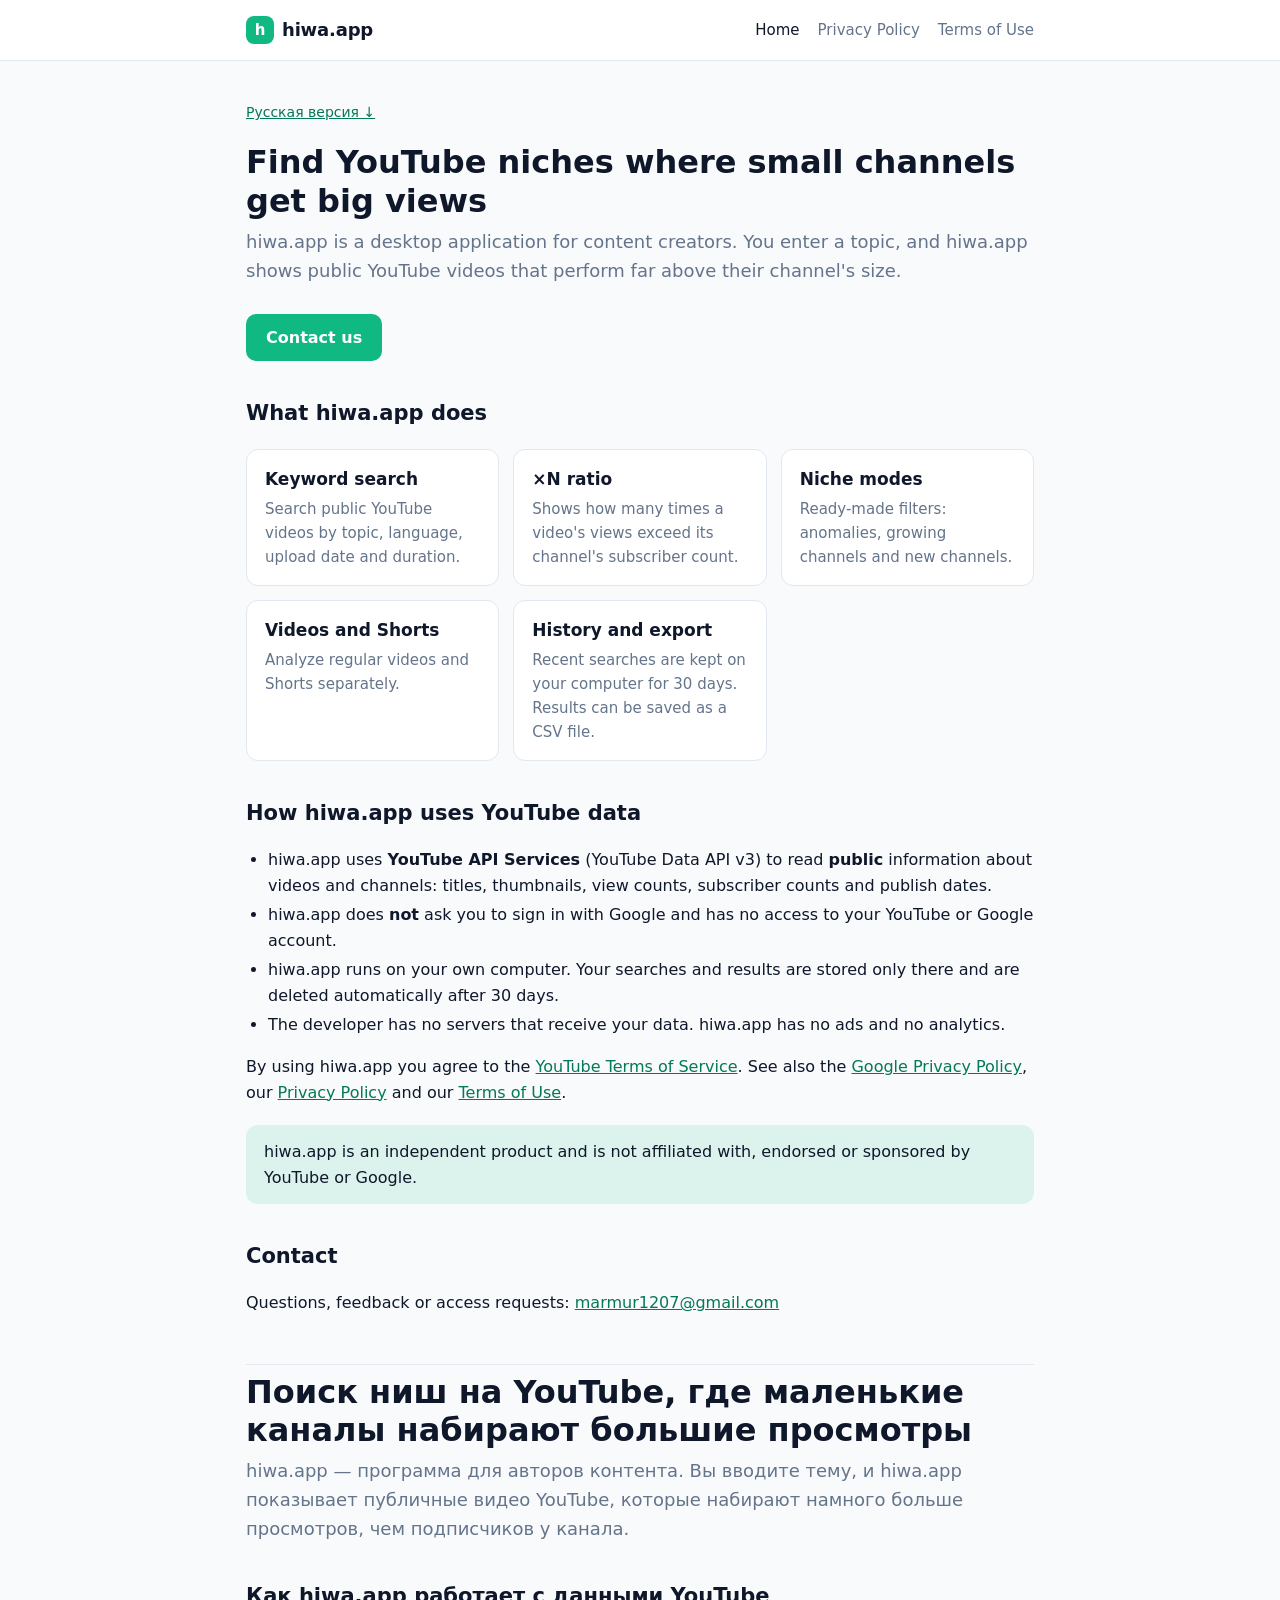
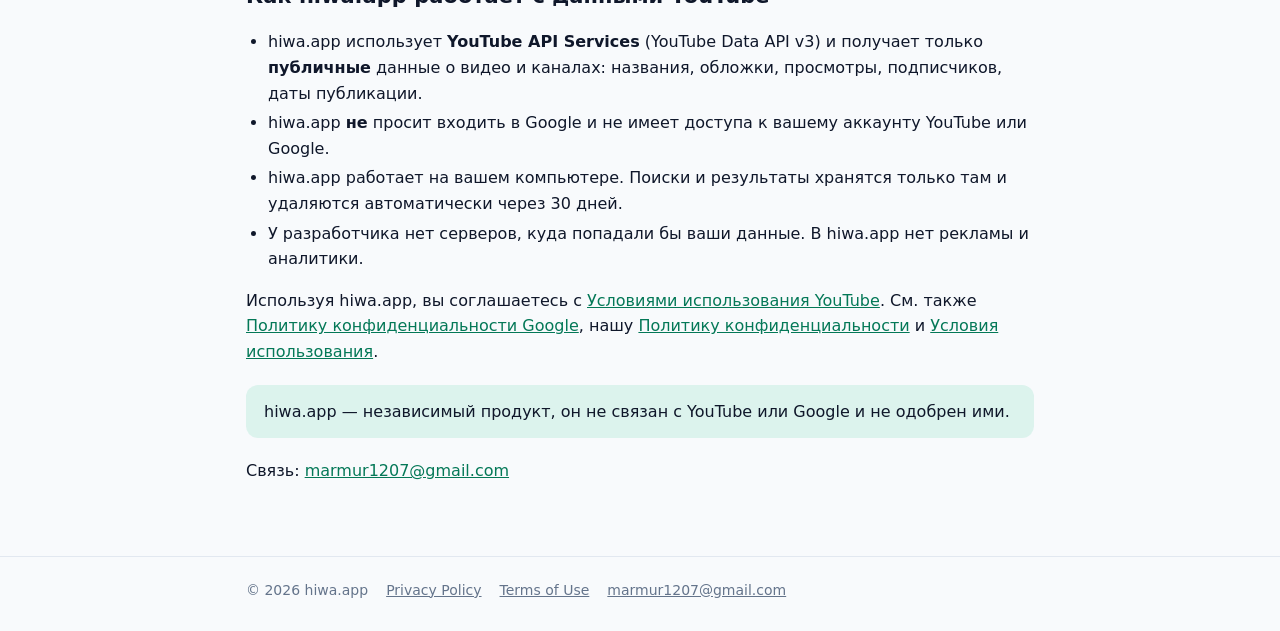
<file: index.html>
<!doctype html>
<html lang="en">
<head>
<meta charset="utf-8">
<meta name="viewport" content="width=device-width, initial-scale=1">
<title>hiwa.app — YouTube niche finder</title>
<meta name="description" content="hiwa.app is a desktop app that helps creators find YouTube niches where small channels get big views.">
<link rel="stylesheet" href="style.css">
</head>
<body>
<header><div class="wrap">
  <a class="logo" href="index.html"><i>h</i>hiwa.app</a>
  <nav><a href="index.html" aria-current="page">Home</a><a href="privacy.html">Privacy Policy</a><a href="terms.html">Terms of Use</a></nav>
</div></header>

<main><div class="wrap">
  <p class="lang"><a href="#ru">Русская версия ↓</a></p>
  <h1>Find YouTube niches where small channels get big views</h1>
  <p class="lead">hiwa.app is a desktop application for content creators. You enter a topic, and hiwa.app shows public YouTube videos that perform far above their channel's size.</p>
  <a class="btn" href="mailto:marmur1207@gmail.com?subject=hiwa.app">Contact us</a>

  <h2>What hiwa.app does</h2>
  <div class="cards">
    <div class="card"><h3>Keyword search</h3><p>Search public YouTube videos by topic, language, upload date and duration.</p></div>
    <div class="card"><h3>×N ratio</h3><p>Shows how many times a video's views exceed its channel's subscriber count.</p></div>
    <div class="card"><h3>Niche modes</h3><p>Ready-made filters: anomalies, growing channels and new channels.</p></div>
    <div class="card"><h3>Videos and Shorts</h3><p>Analyze regular videos and Shorts separately.</p></div>
    <div class="card"><h3>History and export</h3><p>Recent searches are kept on your computer for 30 days. Results can be saved as a CSV file.</p></div>
  </div>

  <h2>How hiwa.app uses YouTube data</h2>
  <ul>
    <li>hiwa.app uses <b>YouTube API Services</b> (YouTube Data API v3) to read <b>public</b> information about videos and channels: titles, thumbnails, view counts, subscriber counts and publish dates.</li>
    <li>hiwa.app does <b>not</b> ask you to sign in with Google and has no access to your YouTube or Google account.</li>
    <li>hiwa.app runs on your own computer. Your searches and results are stored only there and are deleted automatically after 30 days.</li>
    <li>The developer has no servers that receive your data. hiwa.app has no ads and no analytics.</li>
  </ul>
  <p>By using hiwa.app you agree to the <a href="https://www.youtube.com/t/terms">YouTube Terms of Service</a>. See also the <a href="http://www.google.com/policies/privacy">Google Privacy Policy</a>, our <a href="privacy.html">Privacy Policy</a> and our <a href="terms.html">Terms of Use</a>.</p>
  <p class="note">hiwa.app is an independent product and is not affiliated with, endorsed or sponsored by YouTube or Google.</p>

  <h2>Contact</h2>
  <p>Questions, feedback or access requests: <a href="mailto:marmur1207@gmail.com">marmur1207@gmail.com</a></p>

  <hr>
  <section id="ru" lang="ru">
    <h1>Поиск ниш на YouTube, где маленькие каналы набирают большие просмотры</h1>
    <p class="lead">hiwa.app — программа для авторов контента. Вы вводите тему, и hiwa.app показывает публичные видео YouTube, которые набирают намного больше просмотров, чем подписчиков у канала.</p>
    <h2>Как hiwa.app работает с данными YouTube</h2>
    <ul>
      <li>hiwa.app использует <b>YouTube API Services</b> (YouTube Data API v3) и получает только <b>публичные</b> данные о видео и каналах: названия, обложки, просмотры, подписчиков, даты публикации.</li>
      <li>hiwa.app <b>не</b> просит входить в Google и не имеет доступа к вашему аккаунту YouTube или Google.</li>
      <li>hiwa.app работает на вашем компьютере. Поиски и результаты хранятся только там и удаляются автоматически через 30 дней.</li>
      <li>У разработчика нет серверов, куда попадали бы ваши данные. В hiwa.app нет рекламы и аналитики.</li>
    </ul>
    <p>Используя hiwa.app, вы соглашаетесь с <a href="https://www.youtube.com/t/terms">Условиями использования YouTube</a>. См. также <a href="http://www.google.com/policies/privacy">Политику конфиденциальности Google</a>, нашу <a href="privacy.html#ru">Политику конфиденциальности</a> и <a href="terms.html#ru">Условия использования</a>.</p>
    <p class="note">hiwa.app — независимый продукт, он не связан с YouTube или Google и не одобрен ими.</p>
    <p>Связь: <a href="mailto:marmur1207@gmail.com">marmur1207@gmail.com</a></p>
  </section>
</div></main>

<footer><div class="wrap">
  <span>© 2026 hiwa.app</span><a href="privacy.html">Privacy Policy</a><a href="terms.html">Terms of Use</a><a href="mailto:marmur1207@gmail.com">marmur1207@gmail.com</a>
</div></footer>
</body>
</html>
</file>
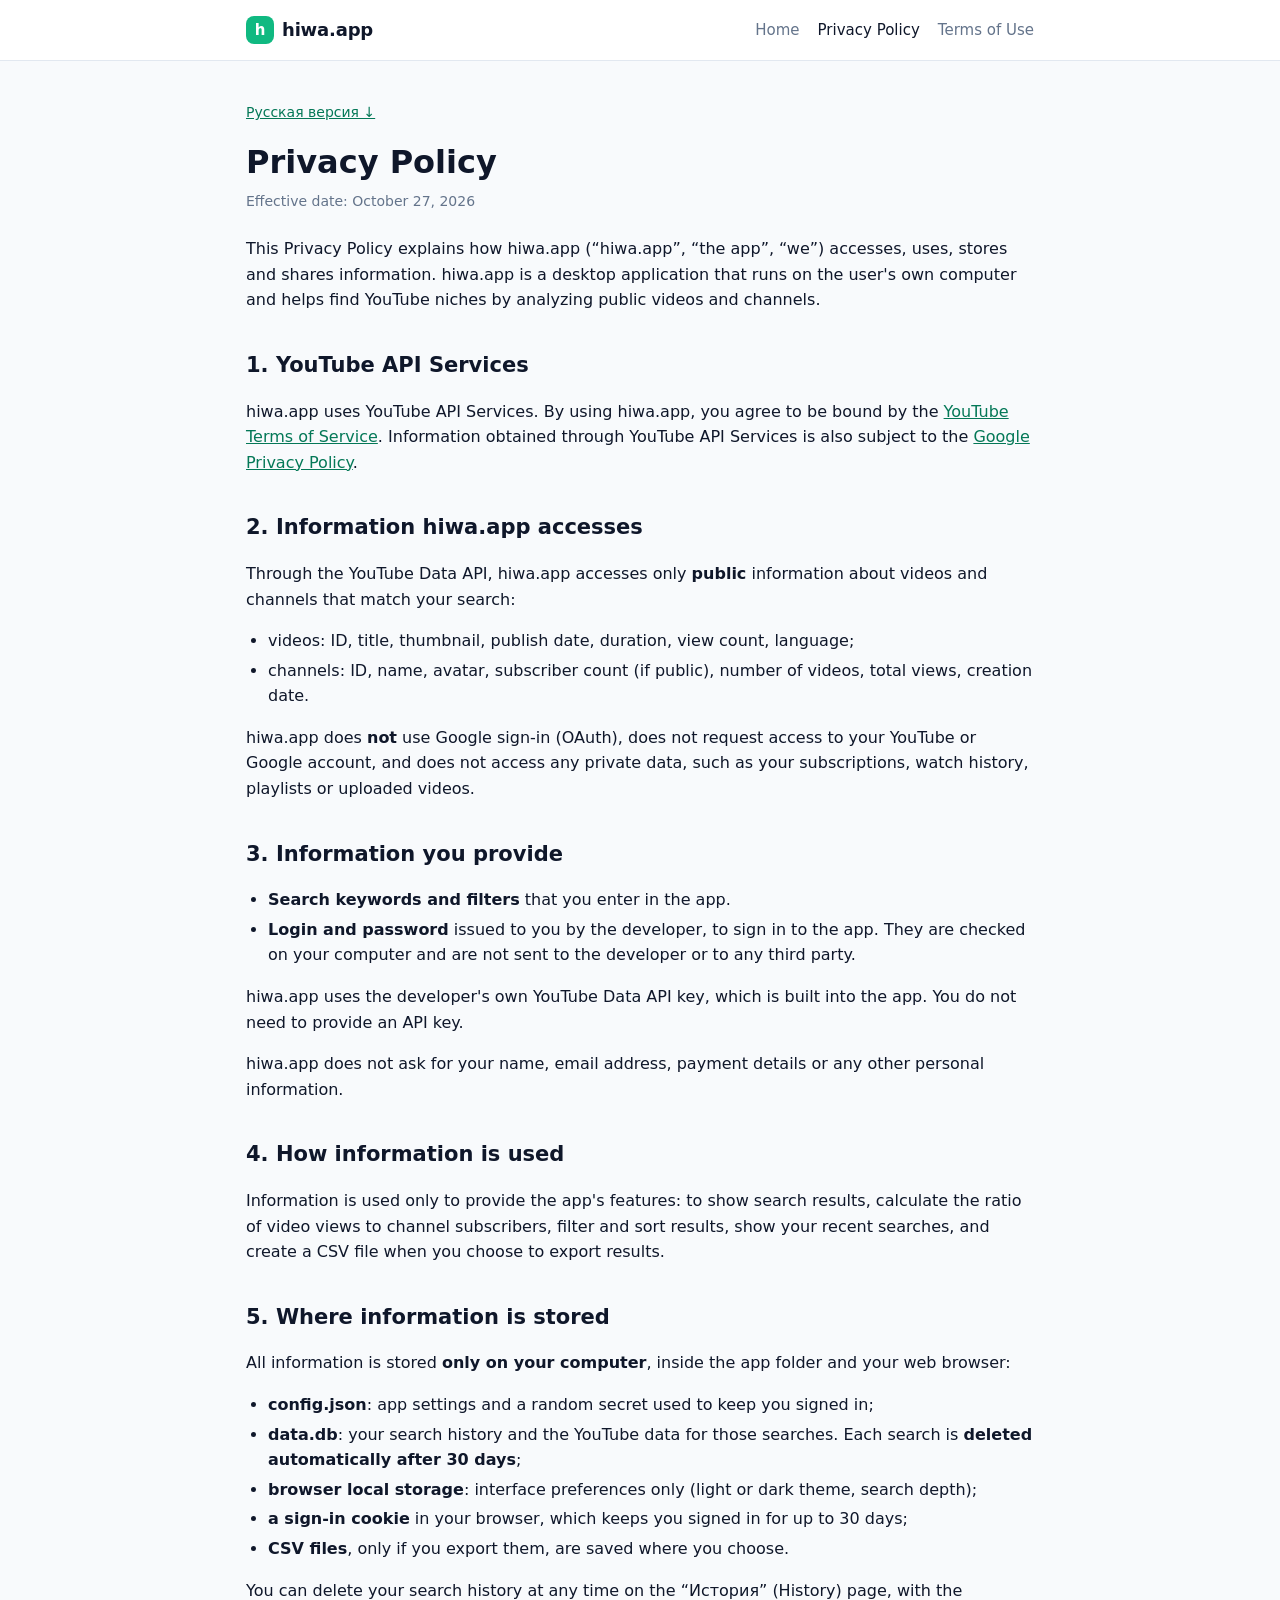
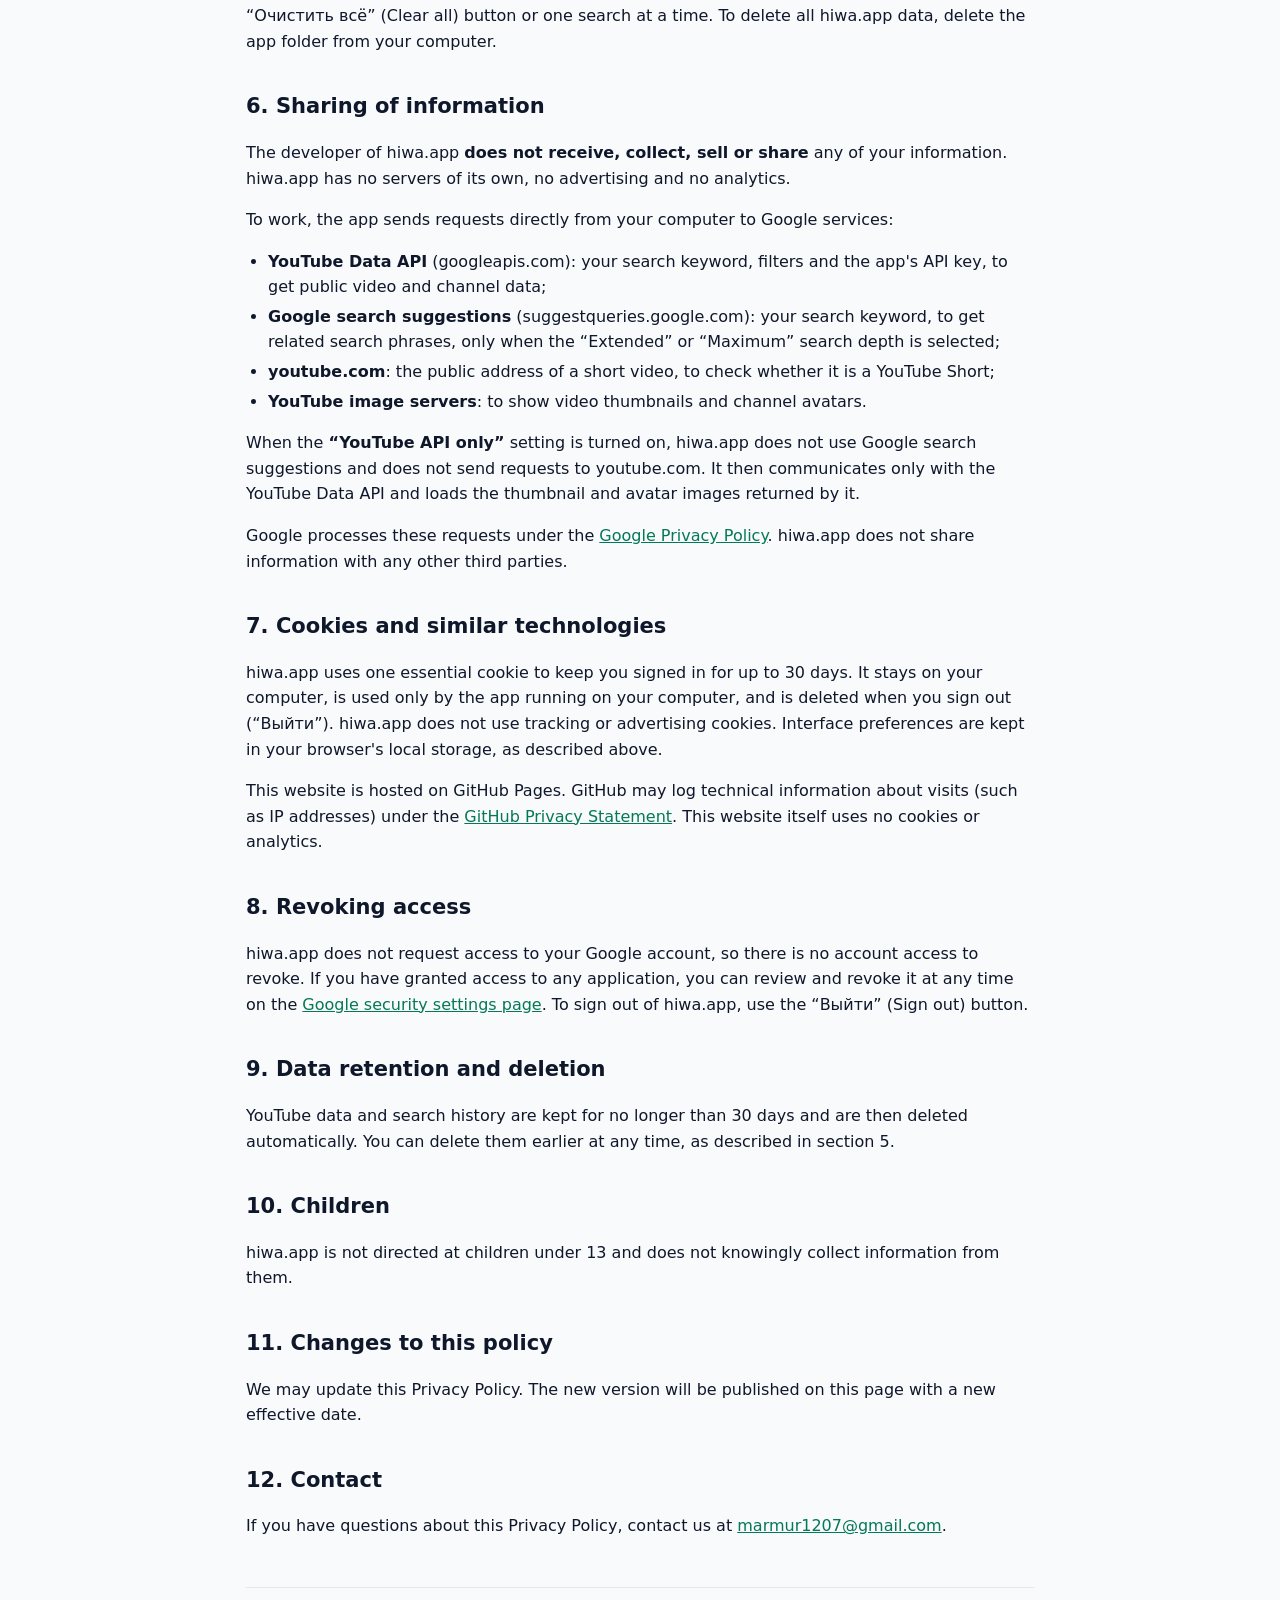
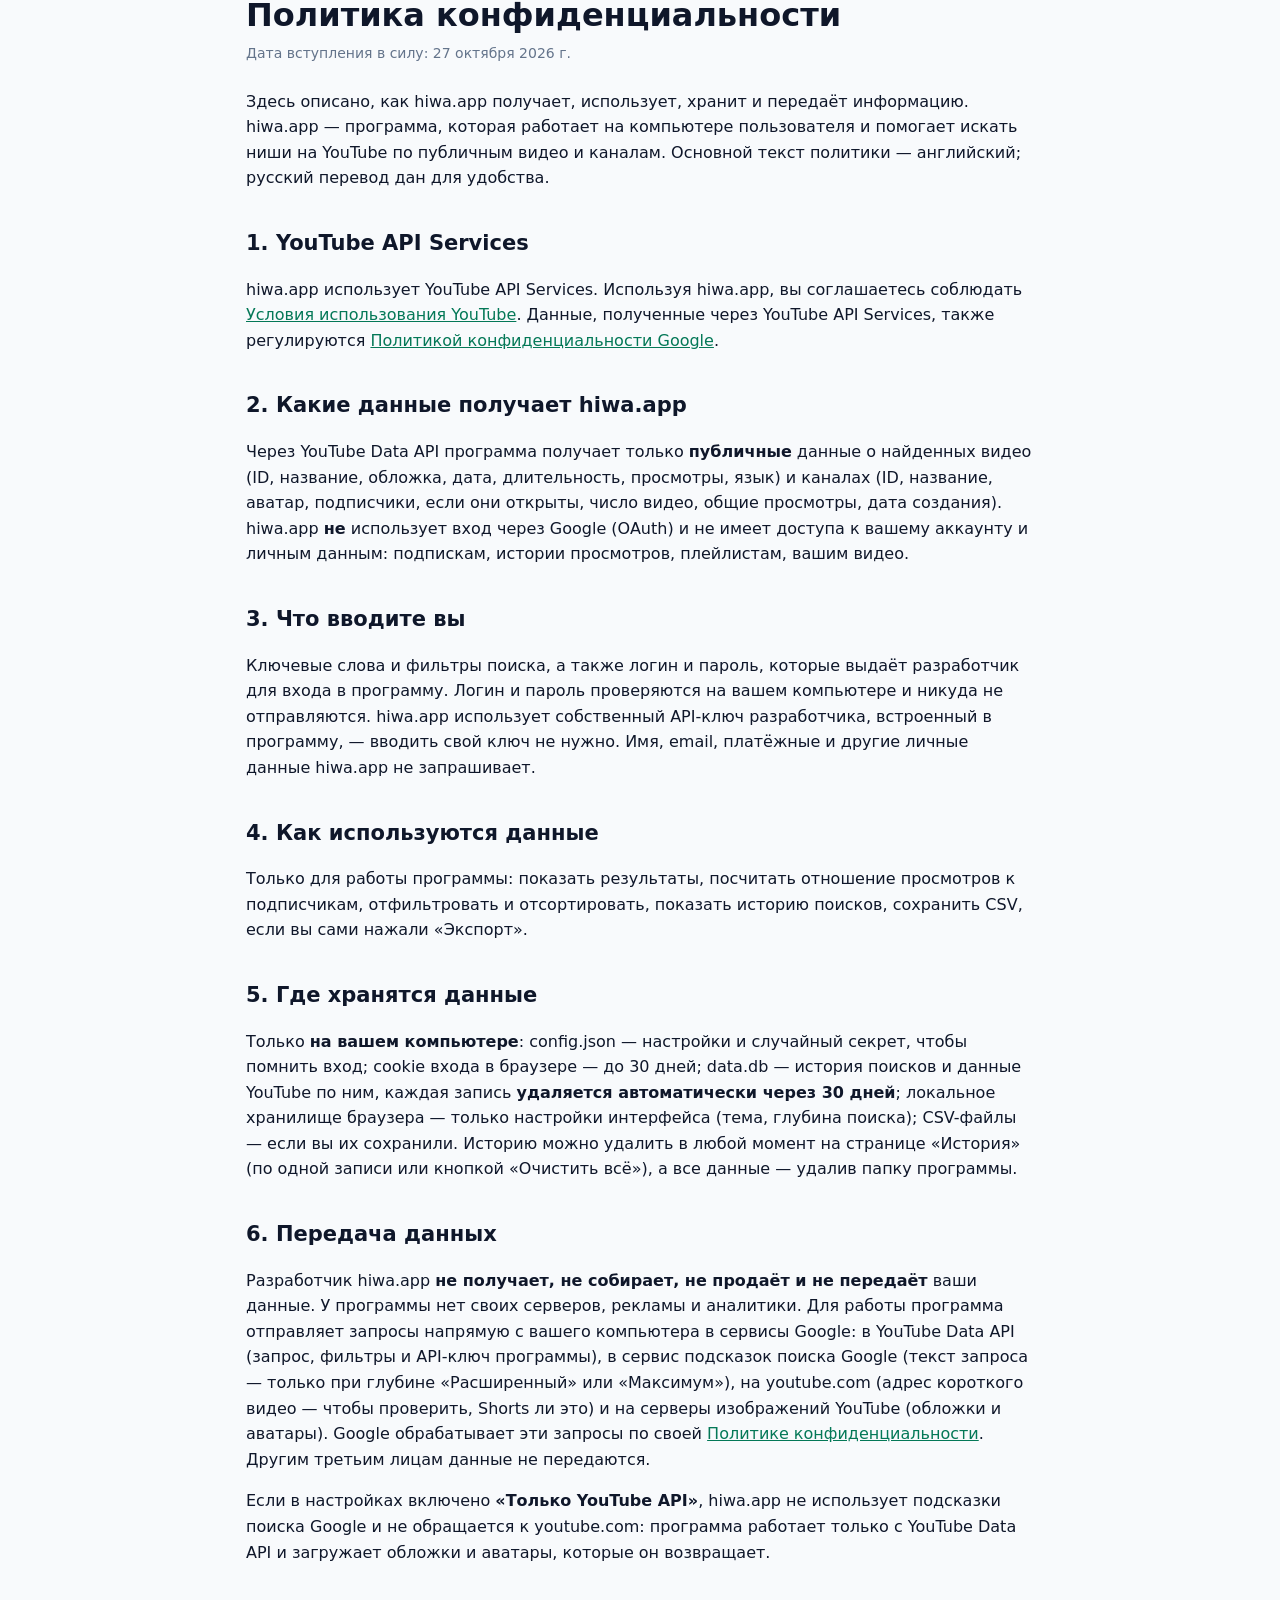
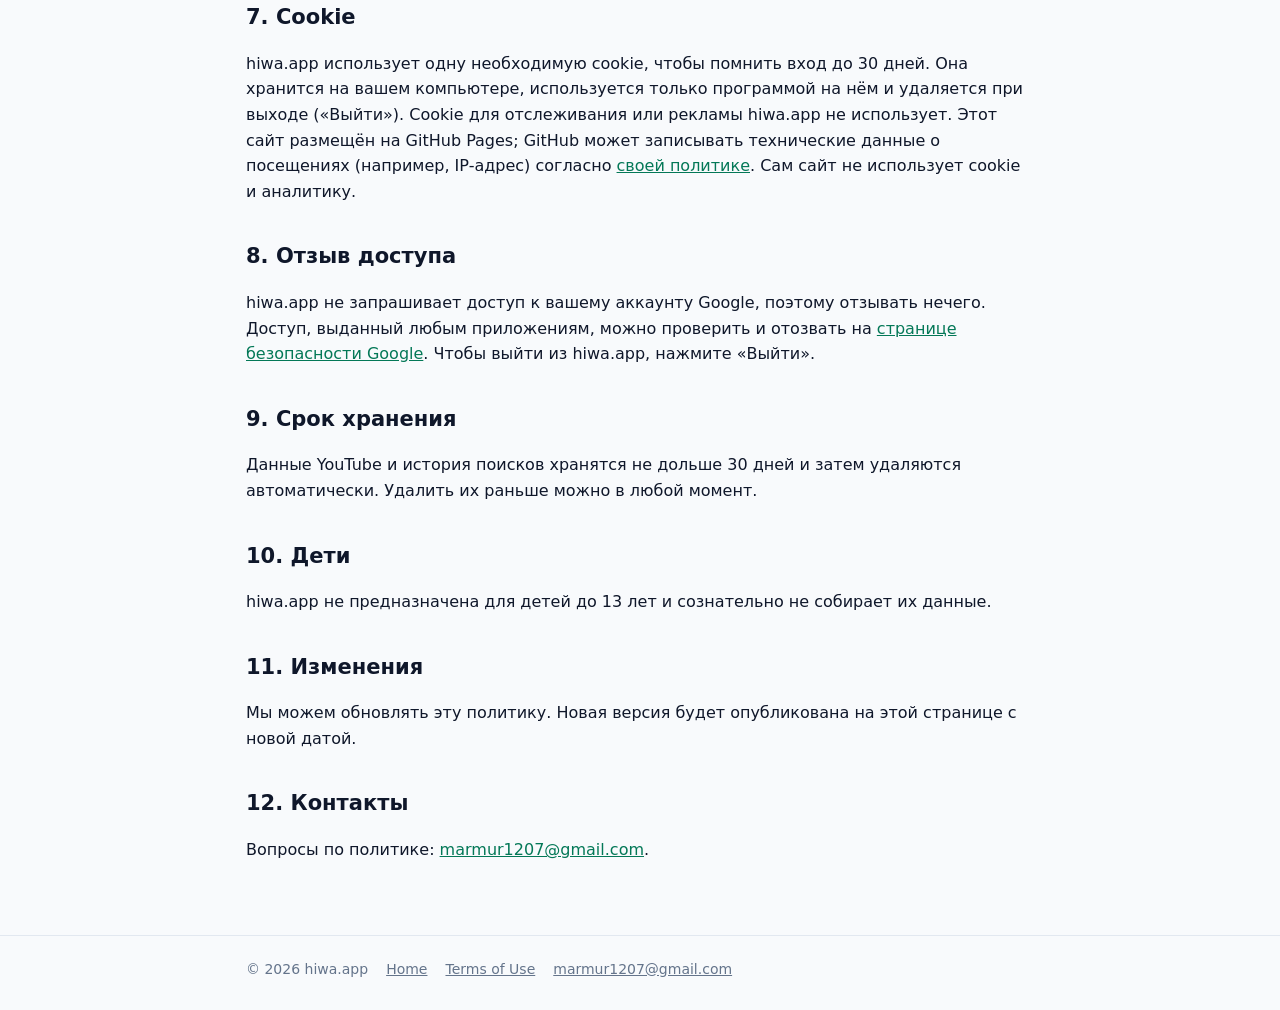
<file: privacy.html>
<!doctype html>
<html lang="en">
<head>
<meta charset="utf-8">
<meta name="viewport" content="width=device-width, initial-scale=1">
<title>hiwa.app Privacy Policy</title>
<link rel="stylesheet" href="style.css">
</head>
<body>
<header><div class="wrap">
  <a class="logo" href="index.html"><i>h</i>hiwa.app</a>
  <nav><a href="index.html">Home</a><a href="privacy.html" aria-current="page">Privacy Policy</a><a href="terms.html">Terms of Use</a></nav>
</div></header>

<main><div class="wrap">
  <p class="lang"><a href="#ru">Русская версия ↓</a></p>
  <h1>Privacy Policy</h1>
  <p class="updated">Effective date: October 27, 2026</p>

  <p>This Privacy Policy explains how hiwa.app (“hiwa.app”, “the app”, “we”) accesses, uses, stores and shares information. hiwa.app is a desktop application that runs on the user's own computer and helps find YouTube niches by analyzing public videos and channels.</p>

  <h2>1. YouTube API Services</h2>
  <p>hiwa.app uses YouTube API Services. By using hiwa.app, you agree to be bound by the <a href="https://www.youtube.com/t/terms">YouTube Terms of Service</a>. Information obtained through YouTube API Services is also subject to the <a href="http://www.google.com/policies/privacy">Google Privacy Policy</a>.</p>

  <h2>2. Information hiwa.app accesses</h2>
  <p>Through the YouTube Data API, hiwa.app accesses only <b>public</b> information about videos and channels that match your search:</p>
  <ul>
    <li>videos: ID, title, thumbnail, publish date, duration, view count, language;</li>
    <li>channels: ID, name, avatar, subscriber count (if public), number of videos, total views, creation date.</li>
  </ul>
  <p>hiwa.app does <b>not</b> use Google sign-in (OAuth), does not request access to your YouTube or Google account, and does not access any private data, such as your subscriptions, watch history, playlists or uploaded videos.</p>

  <h2>3. Information you provide</h2>
  <ul>
    <li><b>Search keywords and filters</b> that you enter in the app.</li>
    <li><b>Login and password</b> issued to you by the developer, to sign in to the app. They are checked on your computer and are not sent to the developer or to any third party.</li>
  </ul>
  <p>hiwa.app uses the developer's own YouTube Data API key, which is built into the app. You do not need to provide an API key.</p>
  <p>hiwa.app does not ask for your name, email address, payment details or any other personal information.</p>

  <h2>4. How information is used</h2>
  <p>Information is used only to provide the app's features: to show search results, calculate the ratio of video views to channel subscribers, filter and sort results, show your recent searches, and create a CSV file when you choose to export results.</p>

  <h2>5. Where information is stored</h2>
  <p>All information is stored <b>only on your computer</b>, inside the app folder and your web browser:</p>
  <ul>
    <li><b>config.json</b>: app settings and a random secret used to keep you signed in;</li>
    <li><b>data.db</b>: your search history and the YouTube data for those searches. Each search is <b>deleted automatically after 30 days</b>;</li>
    <li><b>browser local storage</b>: interface preferences only (light or dark theme, search depth);</li>
    <li><b>a sign-in cookie</b> in your browser, which keeps you signed in for up to 30 days;</li>
    <li><b>CSV files</b>, only if you export them, are saved where you choose.</li>
  </ul>
  <p>You can delete your search history at any time on the “История” (History) page, with the “Очистить всё” (Clear all) button or one search at a time. To delete all hiwa.app data, delete the app folder from your computer.</p>

  <h2>6. Sharing of information</h2>
  <p>The developer of hiwa.app <b>does not receive, collect, sell or share</b> any of your information. hiwa.app has no servers of its own, no advertising and no analytics.</p>
  <p>To work, the app sends requests directly from your computer to Google services:</p>
  <ul>
    <li><b>YouTube Data API</b> (googleapis.com): your search keyword, filters and the app's API key, to get public video and channel data;</li>
    <li><b>Google search suggestions</b> (suggestqueries.google.com): your search keyword, to get related search phrases, only when the “Extended” or “Maximum” search depth is selected;</li>
    <li><b>youtube.com</b>: the public address of a short video, to check whether it is a YouTube Short;</li>
    <li><b>YouTube image servers</b>: to show video thumbnails and channel avatars.</li>
  </ul>
  <p>When the <b>“YouTube API only”</b> setting is turned on, hiwa.app does not use Google search suggestions and does not send requests to youtube.com. It then communicates only with the YouTube Data API and loads the thumbnail and avatar images returned by it.</p>
  <p>Google processes these requests under the <a href="http://www.google.com/policies/privacy">Google Privacy Policy</a>. hiwa.app does not share information with any other third parties.</p>

  <h2>7. Cookies and similar technologies</h2>
  <p>hiwa.app uses one essential cookie to keep you signed in for up to 30 days. It stays on your computer, is used only by the app running on your computer, and is deleted when you sign out (“Выйти”). hiwa.app does not use tracking or advertising cookies. Interface preferences are kept in your browser's local storage, as described above.</p>
  <p>This website is hosted on GitHub Pages. GitHub may log technical information about visits (such as IP addresses) under the <a href="https://docs.github.com/en/site-policy/privacy-policies/github-general-privacy-statement">GitHub Privacy Statement</a>. This website itself uses no cookies or analytics.</p>

  <h2>8. Revoking access</h2>
  <p>hiwa.app does not request access to your Google account, so there is no account access to revoke. If you have granted access to any application, you can review and revoke it at any time on the <a href="https://security.google.com/settings/security/permissions">Google security settings page</a>. To sign out of hiwa.app, use the “Выйти” (Sign out) button.</p>

  <h2>9. Data retention and deletion</h2>
  <p>YouTube data and search history are kept for no longer than 30 days and are then deleted automatically. You can delete them earlier at any time, as described in section 5.</p>

  <h2>10. Children</h2>
  <p>hiwa.app is not directed at children under 13 and does not knowingly collect information from them.</p>

  <h2>11. Changes to this policy</h2>
  <p>We may update this Privacy Policy. The new version will be published on this page with a new effective date.</p>

  <h2>12. Contact</h2>
  <p>If you have questions about this Privacy Policy, contact us at <a href="mailto:marmur1207@gmail.com">marmur1207@gmail.com</a>.</p>

  <hr>
  <section id="ru" lang="ru">
    <h1>Политика конфиденциальности</h1>
    <p class="updated">Дата вступления в силу: 27 октября 2026 г.</p>
    <p>Здесь описано, как hiwa.app получает, использует, хранит и передаёт информацию. hiwa.app — программа, которая работает на компьютере пользователя и помогает искать ниши на YouTube по публичным видео и каналам. Основной текст политики — английский; русский перевод дан для удобства.</p>

    <h2>1. YouTube API Services</h2>
    <p>hiwa.app использует YouTube API Services. Используя hiwa.app, вы соглашаетесь соблюдать <a href="https://www.youtube.com/t/terms">Условия использования YouTube</a>. Данные, полученные через YouTube API Services, также регулируются <a href="http://www.google.com/policies/privacy">Политикой конфиденциальности Google</a>.</p>

    <h2>2. Какие данные получает hiwa.app</h2>
    <p>Через YouTube Data API программа получает только <b>публичные</b> данные о найденных видео (ID, название, обложка, дата, длительность, просмотры, язык) и каналах (ID, название, аватар, подписчики, если они открыты, число видео, общие просмотры, дата создания). hiwa.app <b>не</b> использует вход через Google (OAuth) и не имеет доступа к вашему аккаунту и личным данным: подпискам, истории просмотров, плейлистам, вашим видео.</p>

    <h2>3. Что вводите вы</h2>
    <p>Ключевые слова и фильтры поиска, а также логин и пароль, которые выдаёт разработчик для входа в программу. Логин и пароль проверяются на вашем компьютере и никуда не отправляются. hiwa.app использует собственный API-ключ разработчика, встроенный в программу, — вводить свой ключ не нужно. Имя, email, платёжные и другие личные данные hiwa.app не запрашивает.</p>

    <h2>4. Как используются данные</h2>
    <p>Только для работы программы: показать результаты, посчитать отношение просмотров к подписчикам, отфильтровать и отсортировать, показать историю поисков, сохранить CSV, если вы сами нажали «Экспорт».</p>

    <h2>5. Где хранятся данные</h2>
    <p>Только <b>на вашем компьютере</b>: config.json — настройки и случайный секрет, чтобы помнить вход; cookie входа в браузере — до 30 дней; data.db — история поисков и данные YouTube по ним, каждая запись <b>удаляется автоматически через 30 дней</b>; локальное хранилище браузера — только настройки интерфейса (тема, глубина поиска); CSV-файлы — если вы их сохранили. Историю можно удалить в любой момент на странице «История» (по одной записи или кнопкой «Очистить всё»), а все данные — удалив папку программы.</p>

    <h2>6. Передача данных</h2>
    <p>Разработчик hiwa.app <b>не получает, не собирает, не продаёт и не передаёт</b> ваши данные. У программы нет своих серверов, рекламы и аналитики. Для работы программа отправляет запросы напрямую с вашего компьютера в сервисы Google: в YouTube Data API (запрос, фильтры и API-ключ программы), в сервис подсказок поиска Google (текст запроса — только при глубине «Расширенный» или «Максимум»), на youtube.com (адрес короткого видео — чтобы проверить, Shorts ли это) и на серверы изображений YouTube (обложки и аватары). Google обрабатывает эти запросы по своей <a href="http://www.google.com/policies/privacy">Политике конфиденциальности</a>. Другим третьим лицам данные не передаются.</p>
    <p>Если в настройках включено <b>«Только YouTube API»</b>, hiwa.app не использует подсказки поиска Google и не обращается к youtube.com: программа работает только с YouTube Data API и загружает обложки и аватары, которые он возвращает.</p>

    <h2>7. Cookie</h2>
    <p>hiwa.app использует одну необходимую cookie, чтобы помнить вход до 30 дней. Она хранится на вашем компьютере, используется только программой на нём и удаляется при выходе («Выйти»). Cookie для отслеживания или рекламы hiwa.app не использует. Этот сайт размещён на GitHub Pages; GitHub может записывать технические данные о посещениях (например, IP-адрес) согласно <a href="https://docs.github.com/en/site-policy/privacy-policies/github-general-privacy-statement">своей политике</a>. Сам сайт не использует cookie и аналитику.</p>

    <h2>8. Отзыв доступа</h2>
    <p>hiwa.app не запрашивает доступ к вашему аккаунту Google, поэтому отзывать нечего. Доступ, выданный любым приложениям, можно проверить и отозвать на <a href="https://security.google.com/settings/security/permissions">странице безопасности Google</a>. Чтобы выйти из hiwa.app, нажмите «Выйти».</p>

    <h2>9. Срок хранения</h2>
    <p>Данные YouTube и история поисков хранятся не дольше 30 дней и затем удаляются автоматически. Удалить их раньше можно в любой момент.</p>

    <h2>10. Дети</h2>
    <p>hiwa.app не предназначена для детей до 13 лет и сознательно не собирает их данные.</p>

    <h2>11. Изменения</h2>
    <p>Мы можем обновлять эту политику. Новая версия будет опубликована на этой странице с новой датой.</p>

    <h2>12. Контакты</h2>
    <p>Вопросы по политике: <a href="mailto:marmur1207@gmail.com">marmur1207@gmail.com</a>.</p>
  </section>
</div></main>

<footer><div class="wrap">
  <span>© 2026 hiwa.app</span><a href="index.html">Home</a><a href="terms.html">Terms of Use</a><a href="mailto:marmur1207@gmail.com">marmur1207@gmail.com</a>
</div></footer>
</body>
</html>
</file>
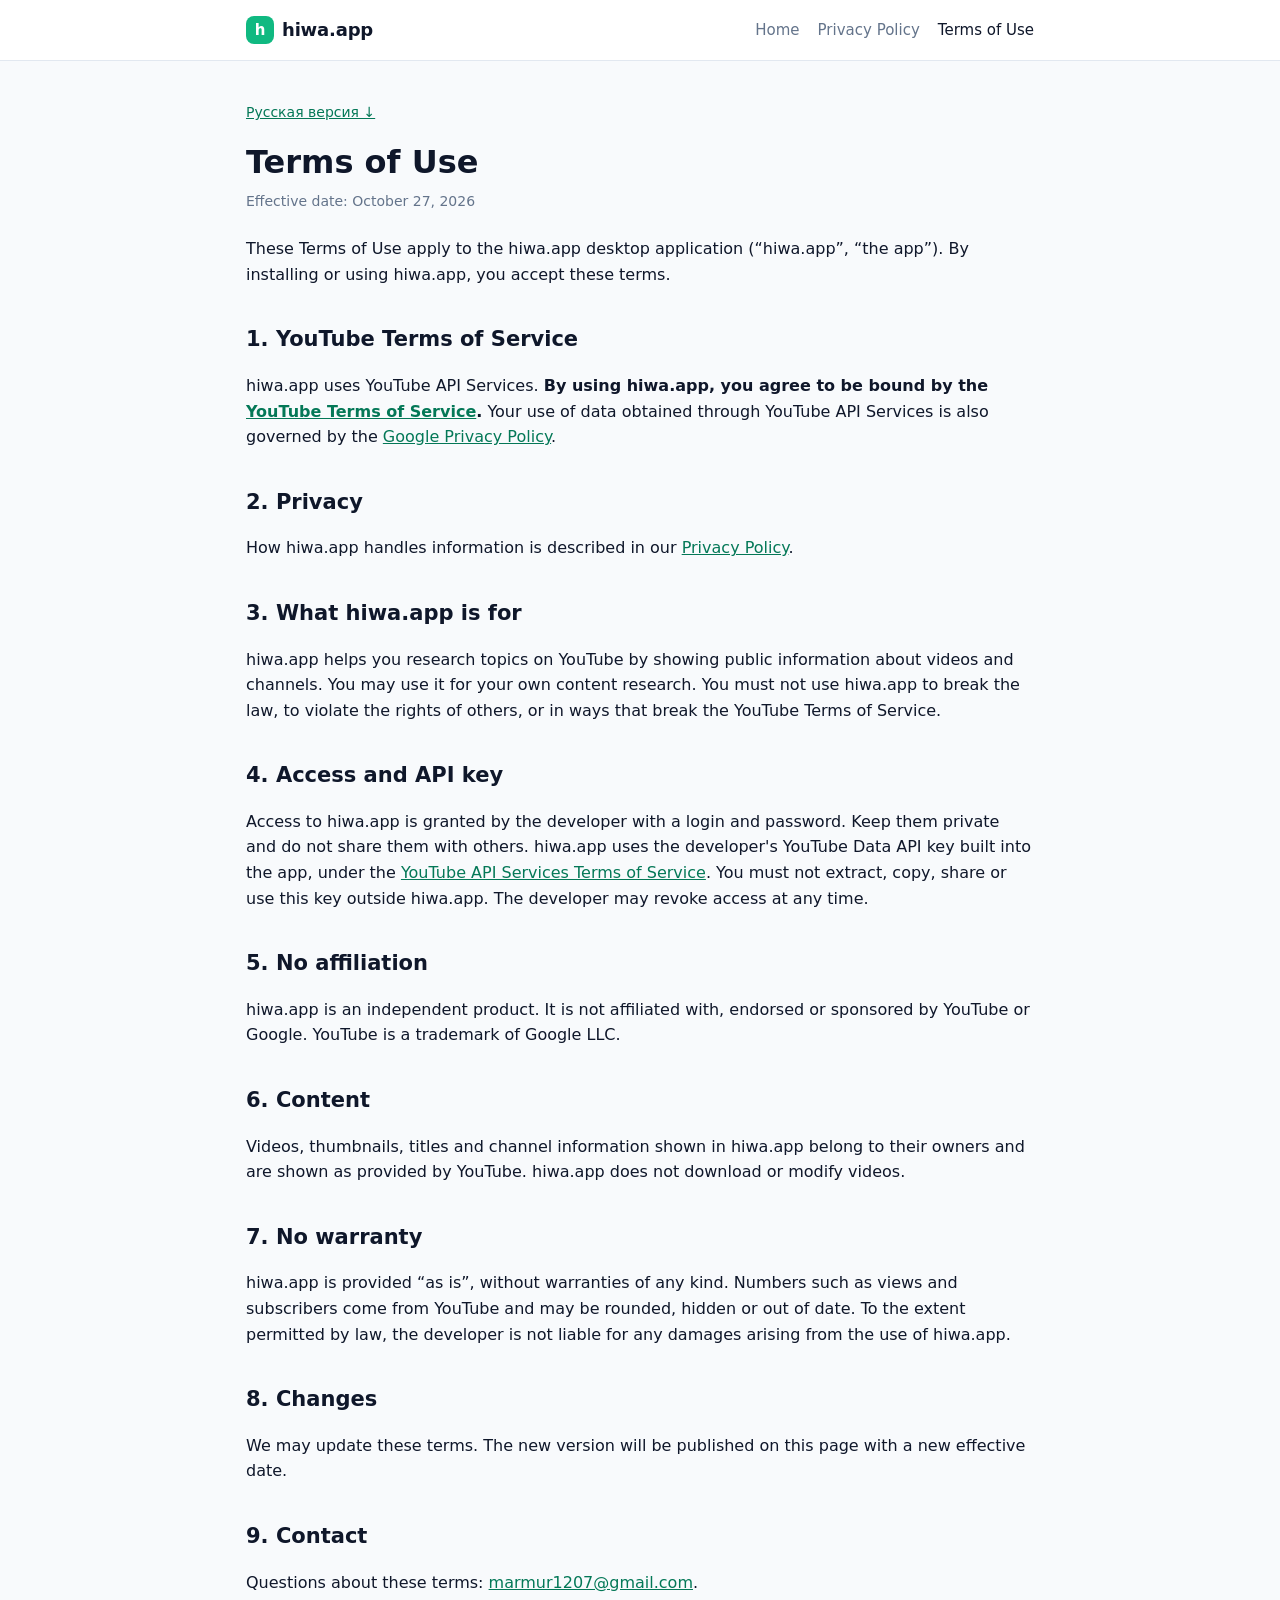
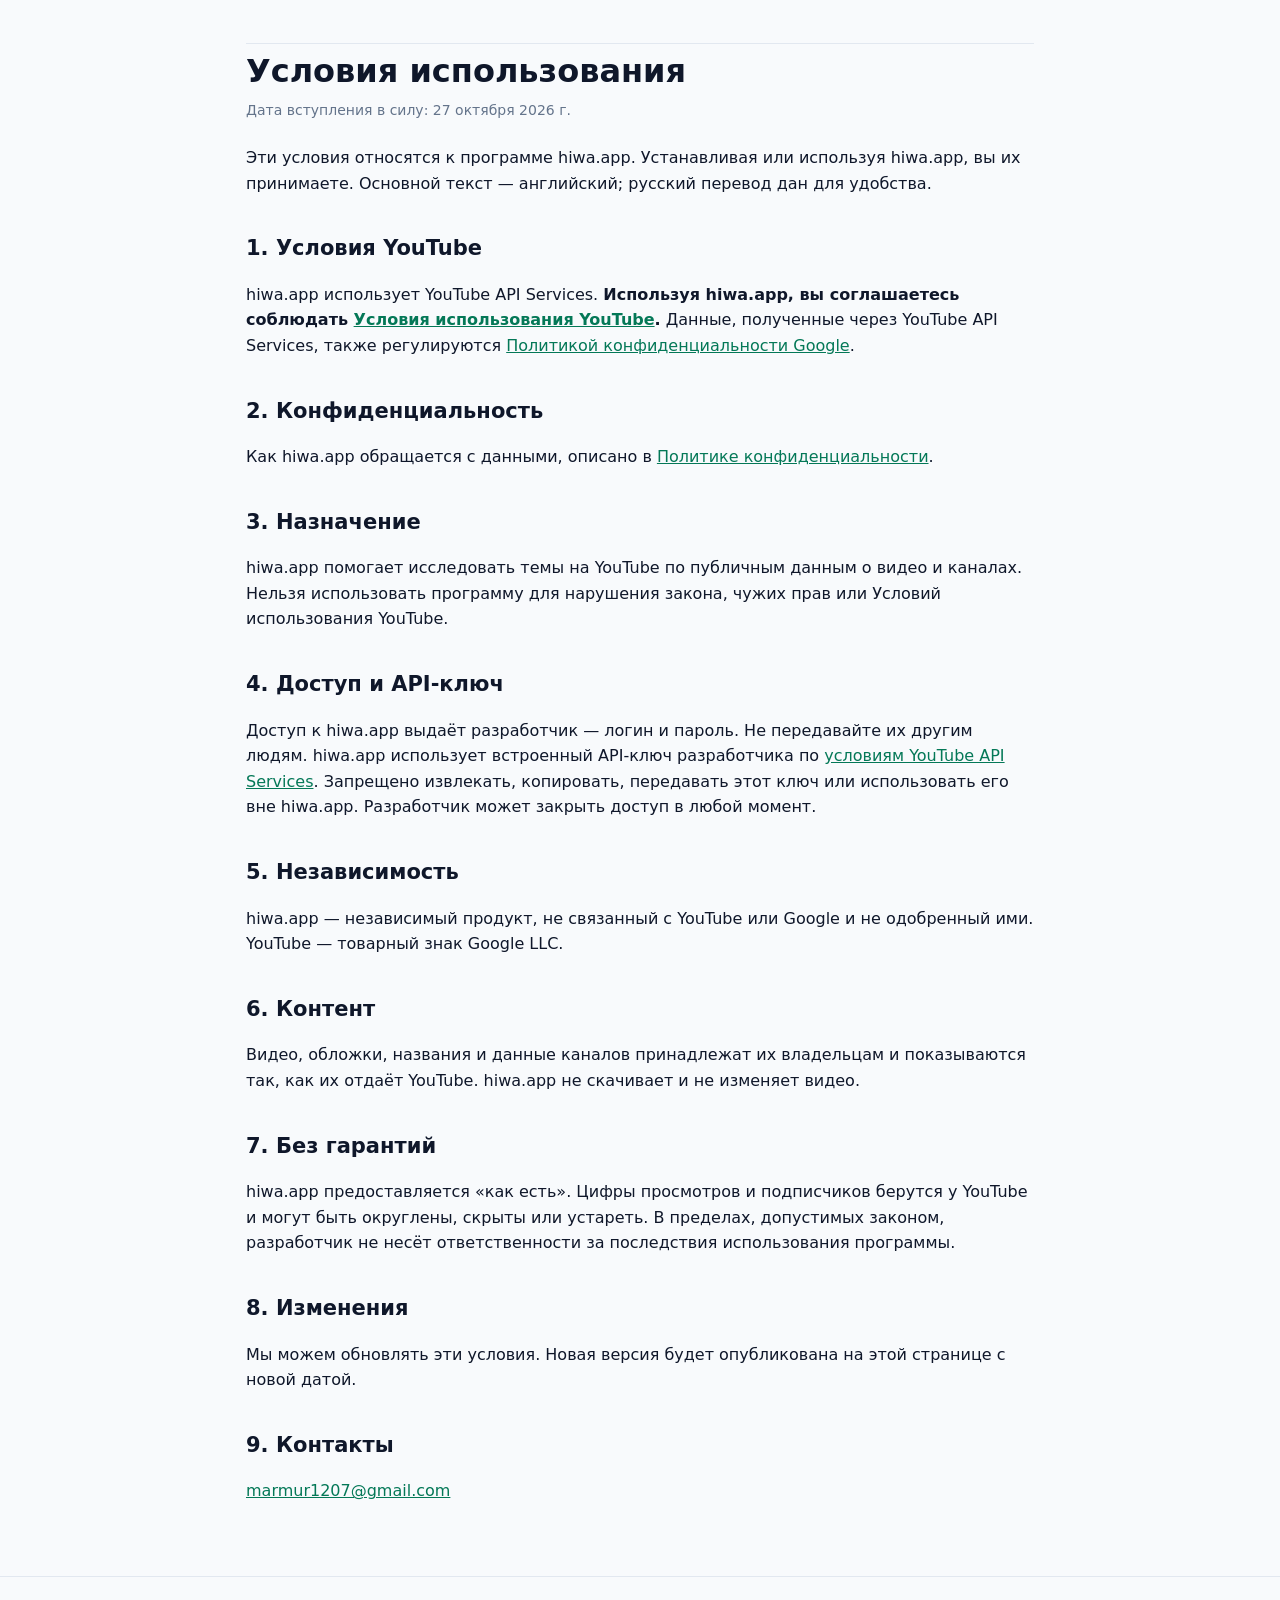
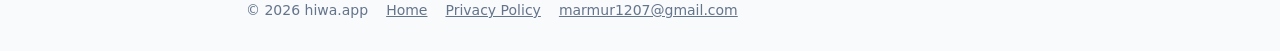
<file: terms.html>
<!doctype html>
<html lang="en">
<head>
<meta charset="utf-8">
<meta name="viewport" content="width=device-width, initial-scale=1">
<title>hiwa.app Terms of Use</title>
<link rel="stylesheet" href="style.css">
</head>
<body>
<header><div class="wrap">
  <a class="logo" href="index.html"><i>h</i>hiwa.app</a>
  <nav><a href="index.html">Home</a><a href="privacy.html">Privacy Policy</a><a href="terms.html" aria-current="page">Terms of Use</a></nav>
</div></header>

<main><div class="wrap">
  <p class="lang"><a href="#ru">Русская версия ↓</a></p>
  <h1>Terms of Use</h1>
  <p class="updated">Effective date: October 27, 2026</p>

  <p>These Terms of Use apply to the hiwa.app desktop application (“hiwa.app”, “the app”). By installing or using hiwa.app, you accept these terms.</p>

  <h2>1. YouTube Terms of Service</h2>
  <p>hiwa.app uses YouTube API Services. <b>By using hiwa.app, you agree to be bound by the <a href="https://www.youtube.com/t/terms">YouTube Terms of Service</a>.</b> Your use of data obtained through YouTube API Services is also governed by the <a href="http://www.google.com/policies/privacy">Google Privacy Policy</a>.</p>

  <h2>2. Privacy</h2>
  <p>How hiwa.app handles information is described in our <a href="privacy.html">Privacy Policy</a>.</p>

  <h2>3. What hiwa.app is for</h2>
  <p>hiwa.app helps you research topics on YouTube by showing public information about videos and channels. You may use it for your own content research. You must not use hiwa.app to break the law, to violate the rights of others, or in ways that break the YouTube Terms of Service.</p>

  <h2>4. Access and API key</h2>
  <p>Access to hiwa.app is granted by the developer with a login and password. Keep them private and do not share them with others. hiwa.app uses the developer's YouTube Data API key built into the app, under the <a href="https://developers.google.com/youtube/terms/api-services-terms-of-service">YouTube API Services Terms of Service</a>. You must not extract, copy, share or use this key outside hiwa.app. The developer may revoke access at any time.</p>

  <h2>5. No affiliation</h2>
  <p>hiwa.app is an independent product. It is not affiliated with, endorsed or sponsored by YouTube or Google. YouTube is a trademark of Google LLC.</p>

  <h2>6. Content</h2>
  <p>Videos, thumbnails, titles and channel information shown in hiwa.app belong to their owners and are shown as provided by YouTube. hiwa.app does not download or modify videos.</p>

  <h2>7. No warranty</h2>
  <p>hiwa.app is provided “as is”, without warranties of any kind. Numbers such as views and subscribers come from YouTube and may be rounded, hidden or out of date. To the extent permitted by law, the developer is not liable for any damages arising from the use of hiwa.app.</p>

  <h2>8. Changes</h2>
  <p>We may update these terms. The new version will be published on this page with a new effective date.</p>

  <h2>9. Contact</h2>
  <p>Questions about these terms: <a href="mailto:marmur1207@gmail.com">marmur1207@gmail.com</a>.</p>

  <hr>
  <section id="ru" lang="ru">
    <h1>Условия использования</h1>
    <p class="updated">Дата вступления в силу: 27 октября 2026 г.</p>
    <p>Эти условия относятся к программе hiwa.app. Устанавливая или используя hiwa.app, вы их принимаете. Основной текст — английский; русский перевод дан для удобства.</p>
    <h2>1. Условия YouTube</h2>
    <p>hiwa.app использует YouTube API Services. <b>Используя hiwa.app, вы соглашаетесь соблюдать <a href="https://www.youtube.com/t/terms">Условия использования YouTube</a>.</b> Данные, полученные через YouTube API Services, также регулируются <a href="http://www.google.com/policies/privacy">Политикой конфиденциальности Google</a>.</p>
    <h2>2. Конфиденциальность</h2>
    <p>Как hiwa.app обращается с данными, описано в <a href="privacy.html#ru">Политике конфиденциальности</a>.</p>
    <h2>3. Назначение</h2>
    <p>hiwa.app помогает исследовать темы на YouTube по публичным данным о видео и каналах. Нельзя использовать программу для нарушения закона, чужих прав или Условий использования YouTube.</p>
    <h2>4. Доступ и API-ключ</h2>
    <p>Доступ к hiwa.app выдаёт разработчик — логин и пароль. Не передавайте их другим людям. hiwa.app использует встроенный API-ключ разработчика по <a href="https://developers.google.com/youtube/terms/api-services-terms-of-service">условиям YouTube API Services</a>. Запрещено извлекать, копировать, передавать этот ключ или использовать его вне hiwa.app. Разработчик может закрыть доступ в любой момент.</p>
    <h2>5. Независимость</h2>
    <p>hiwa.app — независимый продукт, не связанный с YouTube или Google и не одобренный ими. YouTube — товарный знак Google LLC.</p>
    <h2>6. Контент</h2>
    <p>Видео, обложки, названия и данные каналов принадлежат их владельцам и показываются так, как их отдаёт YouTube. hiwa.app не скачивает и не изменяет видео.</p>
    <h2>7. Без гарантий</h2>
    <p>hiwa.app предоставляется «как есть». Цифры просмотров и подписчиков берутся у YouTube и могут быть округлены, скрыты или устареть. В пределах, допустимых законом, разработчик не несёт ответственности за последствия использования программы.</p>
    <h2>8. Изменения</h2>
    <p>Мы можем обновлять эти условия. Новая версия будет опубликована на этой странице с новой датой.</p>
    <h2>9. Контакты</h2>
    <p><a href="mailto:marmur1207@gmail.com">marmur1207@gmail.com</a></p>
  </section>
</div></main>

<footer><div class="wrap">
  <span>© 2026 hiwa.app</span><a href="index.html">Home</a><a href="privacy.html">Privacy Policy</a><a href="mailto:marmur1207@gmail.com">marmur1207@gmail.com</a>
</div></footer>
</body>
</html>
</file>
<file: style.css>
:root{
  --accent:#10B981; --accent-hover:#059669; --on-accent:#FFFFFF;
  --bg:#F8FAFC; --panel:#FFFFFF; --line:#E2E8F0;
  --text:#0F172A; --muted:#64748B;
  --accent-soft:rgba(16,185,129,.12); --accent-text:#047857;
  color-scheme:light;
}
@media (prefers-color-scheme: dark){
  :root{
    --bg:#0F172A; --panel:#131C31; --line:#253248;
    --text:#F8FAFC; --muted:#94A3B8;
    --accent-soft:rgba(16,185,129,.16); --accent-text:#34D399;
    color-scheme:dark;
  }
}
*{box-sizing:border-box}
body{margin:0;font:16px/1.6 "Segoe UI",Inter,system-ui,sans-serif;color:var(--text);background:var(--bg)}
a{color:var(--accent-text)}
a:hover{color:var(--accent)}
.wrap{max-width:820px;margin:0 auto;padding:0 16px}

header{border-bottom:1px solid var(--line);background:var(--panel)}
header .wrap{display:flex;align-items:center;gap:16px;height:60px;flex-wrap:wrap}
.logo{display:flex;align-items:center;gap:8px;font-weight:800;font-size:18px;letter-spacing:-.01em;color:var(--text);text-decoration:none}
.logo i{width:28px;height:28px;border-radius:8px;background:var(--accent);display:grid;place-items:center;color:var(--on-accent);font-style:normal;font-size:15px;letter-spacing:0}
nav{margin-left:auto;display:flex;gap:18px;font-size:15px}
nav a{color:var(--muted);text-decoration:none}
nav a:hover,nav a[aria-current]{color:var(--text)}

main{padding:40px 0 56px}
h1{font-size:32px;line-height:1.2;margin:0 0 8px}
h2{font-size:21px;margin:36px 0 8px}
h3{font-size:17px;margin:22px 0 4px}
.lead{font-size:18px;color:var(--muted);margin:0 0 28px}
.muted{color:var(--muted)}
.updated{color:var(--muted);font-size:14px;margin:0 0 24px}
ul{padding-left:22px}
li{margin:4px 0}

.btn{display:inline-block;background:var(--accent);color:var(--on-accent);font-weight:600;padding:11px 20px;border-radius:10px;text-decoration:none}
.btn:hover{background:var(--accent-hover);color:var(--on-accent)}
.cards{display:grid;grid-template-columns:repeat(auto-fit,minmax(230px,1fr));gap:14px;margin:18px 0}
.card{background:var(--panel);border:1px solid var(--line);border-radius:12px;padding:16px 18px}
.card h3{margin:0 0 4px}
.card p{margin:0;color:var(--muted);font-size:15px}
.note{background:var(--accent-soft);color:var(--text);border-radius:12px;padding:14px 18px;margin:20px 0}
.lang{font-size:14px;margin:0 0 20px}
hr{border:0;border-top:1px solid var(--line);margin:48px 0 8px}

footer{border-top:1px solid var(--line);padding:22px 0 30px;color:var(--muted);font-size:14px}
footer .wrap{display:flex;gap:18px;flex-wrap:wrap}
footer a{color:var(--muted)}
@media (max-width:560px){ h1{font-size:26px} nav{margin-left:0} }
</file>
